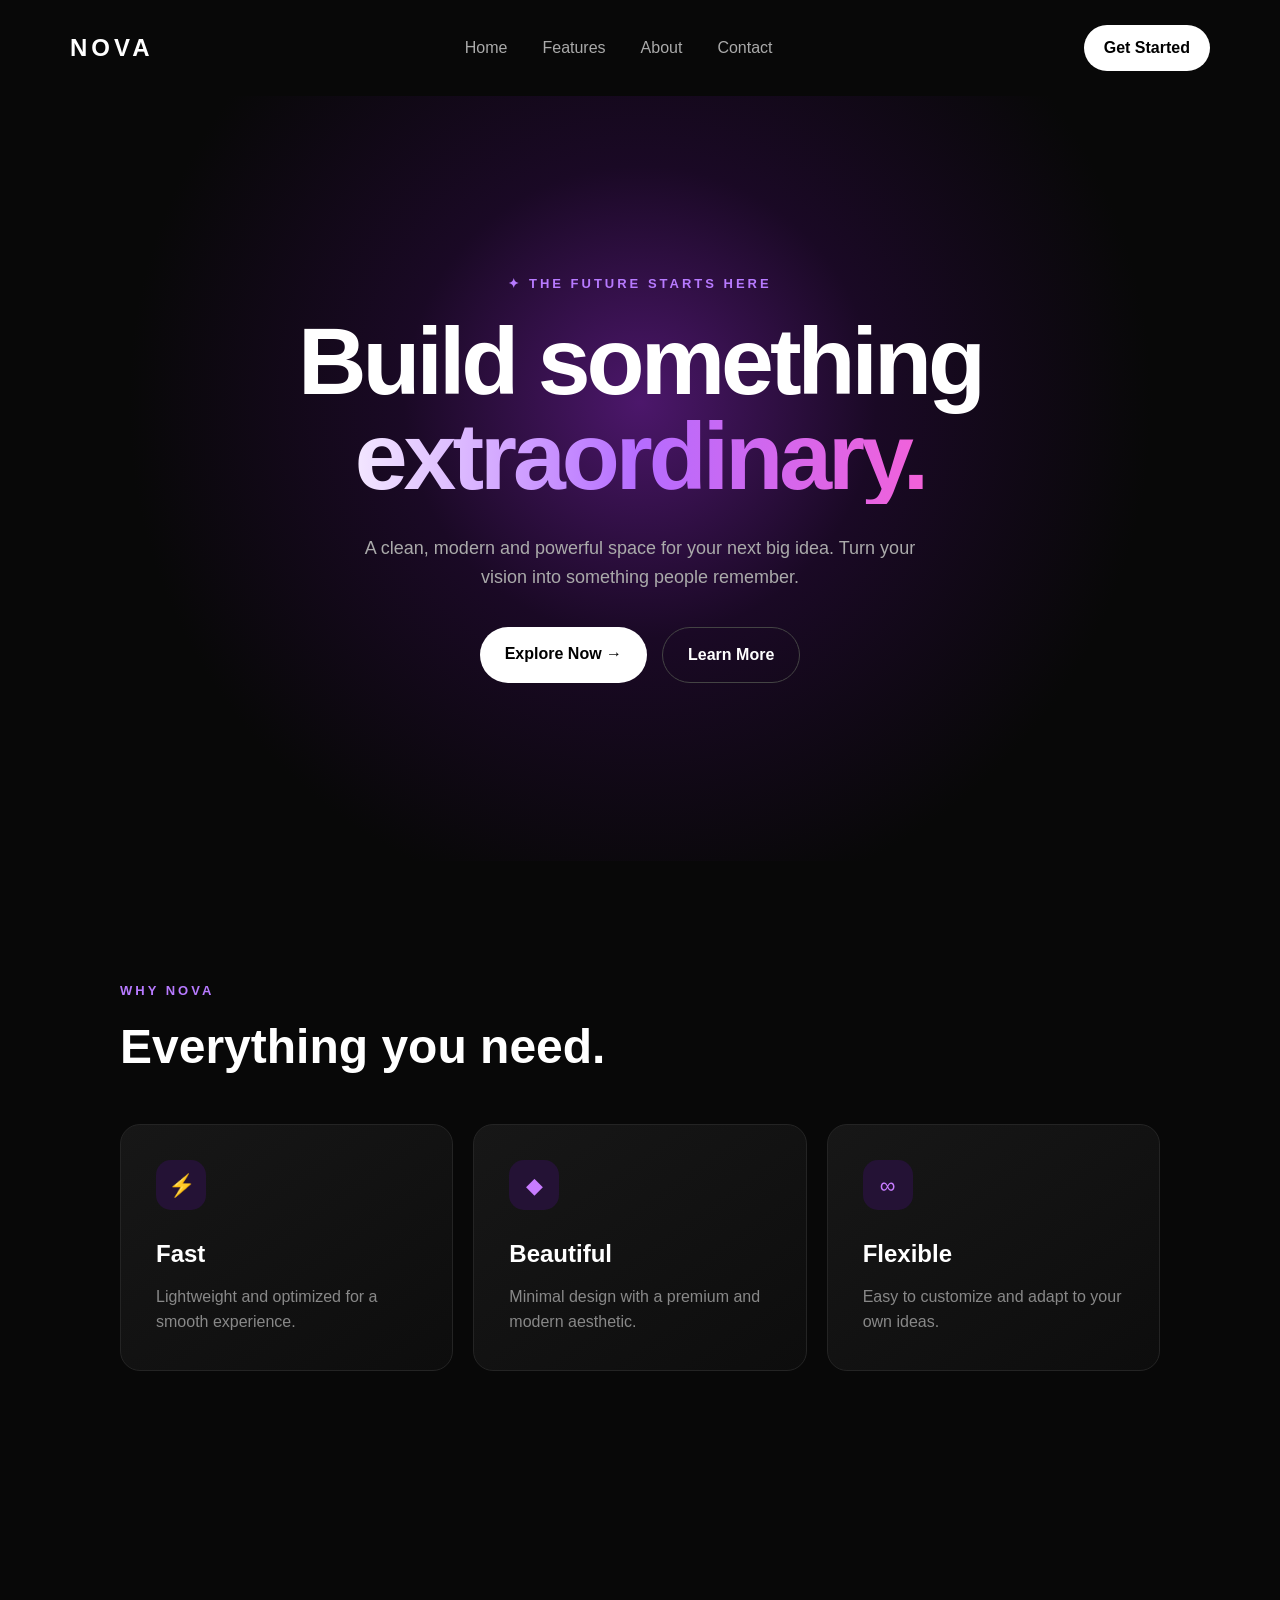
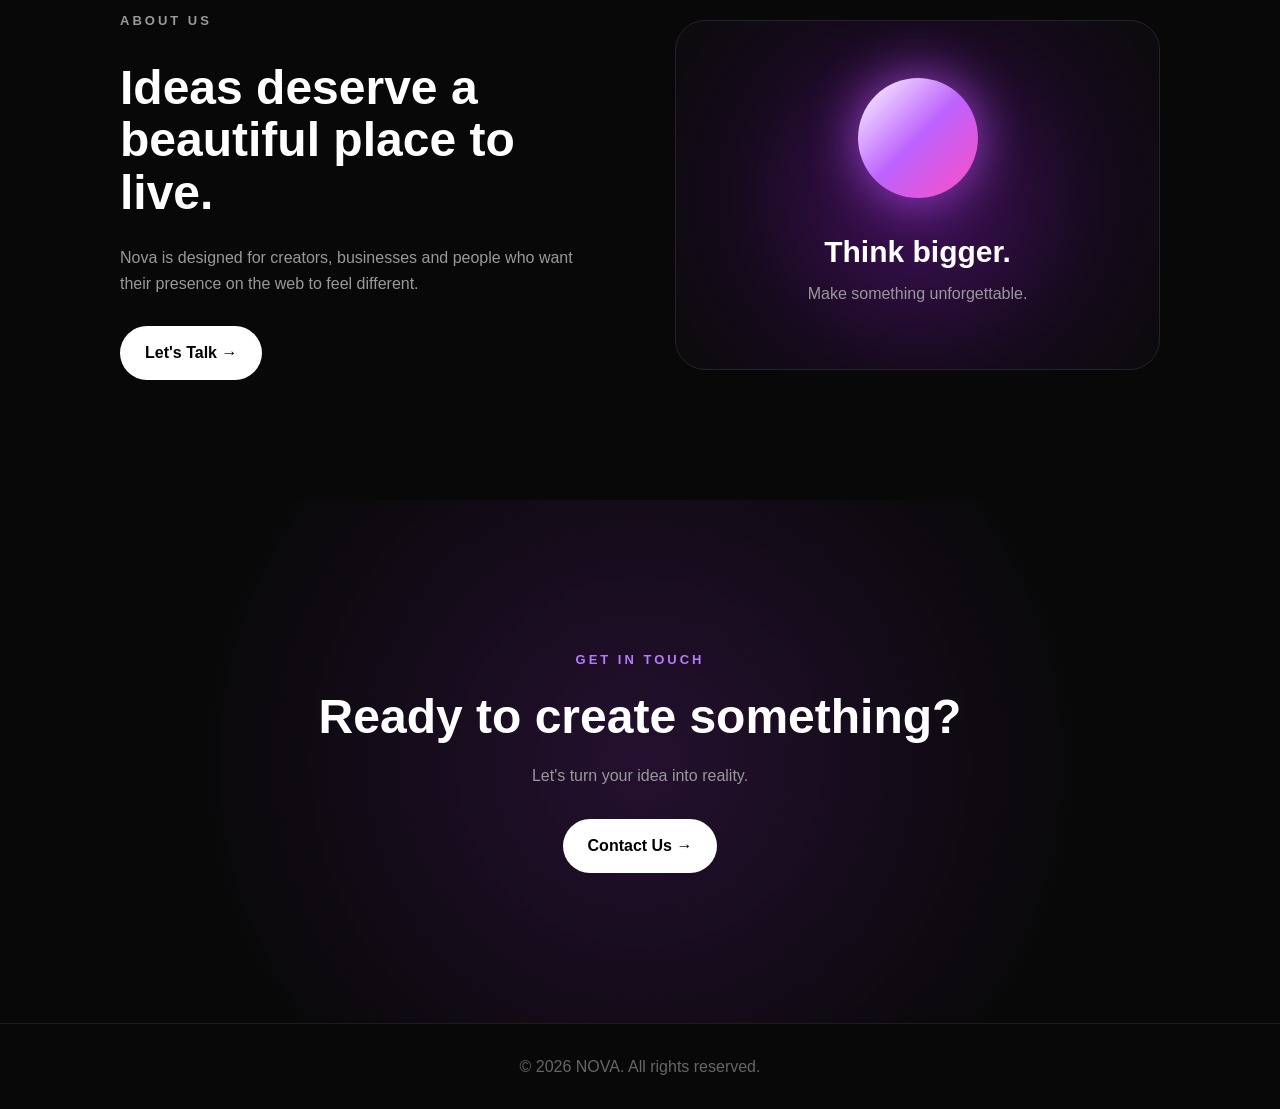
<file: docs/index.html>
<!DOCTYPE html>
<html lang="en">
<head>
    <meta charset="UTF-8">
    <meta name="viewport" content="width=device-width, initial-scale=1.0">
    <title>Nova - Modern Website</title>

    <link rel="stylesheet" href="style.css">
</head>

<body>

<header>
    <nav>
        <div class="logo">NOVA</div>

        <div class="nav-links">
            <a href="#home">Home</a>
            <a href="#features">Features</a>
            <a href="#about">About</a>
            <a href="#contact">Contact</a>
        </div>

        <a href="#contact" class="nav-button">Get Started</a>
    </nav>
</header>

<main>

    <!-- Hero Section -->
    <section class="hero" id="home">

        <div class="hero-content">
            <p class="tagline">✦ THE FUTURE STARTS HERE</p>

            <h1>
                Build something
                <span>extraordinary.</span>
            </h1>

            <p class="hero-text">
                A clean, modern and powerful space for your next big idea.
                Turn your vision into something people remember.
            </p>

            <div class="hero-buttons">
                <a href="#features" class="primary-button">
                    Explore Now →
                </a>

                <a href="#about" class="secondary-button">
                    Learn More
                </a>
            </div>
        </div>

    </section>

    <!-- Features -->
    <section class="features" id="features">

        <p class="section-label">WHY NOVA</p>

        <h2>Everything you need.</h2>

        <div class="feature-grid">

            <article class="card">
                <div class="icon">⚡</div>
                <h3>Fast</h3>
                <p>
                    Lightweight and optimized for a smooth experience.
                </p>
            </article>

            <article class="card">
                <div class="icon">◆</div>
                <h3>Beautiful</h3>
                <p>
                    Minimal design with a premium and modern aesthetic.
                </p>
            </article>

            <article class="card">
                <div class="icon">∞</div>
                <h3>Flexible</h3>
                <p>
                    Easy to customize and adapt to your own ideas.
                </p>
            </article>

        </div>

    </section>

    <!-- About -->
    <section class="about" id="about">

        <div>
            <p class="section-label">ABOUT US</p>

            <h2>Ideas deserve a beautiful place to live.</h2>

            <p>
                Nova is designed for creators, businesses and people
                who want their presence on the web to feel different.
            </p>

            <a href="#contact" class="primary-button">
                Let's Talk →
            </a>
        </div>

        <div class="about-box">
            <div class="circle"></div>
            <h3>Think bigger.</h3>
            <p>Make something unforgettable.</p>
        </div>

    </section>

    <!-- Contact -->
    <section class="contact" id="contact">

        <p class="section-label">GET IN TOUCH</p>

        <h2>Ready to create something?</h2>

        <p>
            Let's turn your idea into reality.
        </p>

        <a href="mailto:hello@example.com" class="primary-button">
            Contact Us →
        </a>

    </section>

</main>

<footer>
    <p>© 2026 NOVA. All rights reserved.</p>
</footer>

</body>
</html>
</file>
<file: docs/style.css>
/* ------------------------------
   BASIC RESET
------------------------------ */

* {
    box-sizing: border-box;
    margin: 0;
    padding: 0;
}

html {
    scroll-behavior: smooth;
}

body {
    font-family: Arial, Helvetica, sans-serif;
    background: #080808;
    color: #ffffff;
    line-height: 1.6;
}


/* ------------------------------
   HEADER
------------------------------ */

header {
    position: relative;
    background: #080808;
}

nav {
    max-width: 1200px;
    margin: auto;
    padding: 25px 30px;

    display: flex;
    align-items: center;
    justify-content: space-between;
}

.logo {
    font-size: 24px;
    font-weight: bold;
    letter-spacing: 4px;
}

.nav-links {
    display: flex;
    gap: 35px;
}

.nav-links a {
    color: #aaa;
    text-decoration: none;
    transition: 0.3s;
}

.nav-links a:hover {
    color: #ffffff;
}

.nav-button {
    color: #000;
    background: #ffffff;
    padding: 10px 20px;
    border-radius: 30px;
    text-decoration: none;
    font-weight: bold;
}


/* ------------------------------
   HERO
------------------------------ */

.hero {
    min-height: 85vh;

    display: flex;
    align-items: center;
    justify-content: center;

    text-align: center;

    padding: 100px 25px;

    background:
            radial-gradient(
                    circle at 50% 40%,
                    #4c176b 0%,
                    #1a0925 30%,
                    #080808 65%
            );
}

.hero-content {
    max-width: 850px;
}

.tagline,
.section-label {
    color: #b77aff;
    font-size: 13px;
    font-weight: bold;
    letter-spacing: 3px;
    margin-bottom: 20px;
}

.hero h1 {
    font-size: clamp(50px, 8vw, 95px);
    line-height: 1;
    letter-spacing: -4px;
    margin-bottom: 30px;
}

.hero h1 span {
    display: block;

    background: linear-gradient(
            90deg,
            #ffffff,
            #b56cff,
            #ff5fd2
    );

    -webkit-background-clip: text;
    background-clip: text;
    color: transparent;
}

.hero-text {
    max-width: 600px;
    margin: auto;

    color: #aaa;
    font-size: 18px;
}


/* ------------------------------
   BUTTONS
------------------------------ */

.hero-buttons {
    margin-top: 35px;

    display: flex;
    justify-content: center;
    gap: 15px;
}

.primary-button,
.secondary-button {
    display: inline-block;

    padding: 14px 25px;

    border-radius: 30px;

    text-decoration: none;
    font-weight: bold;

    transition: 0.3s;
}

.primary-button {
    background: #ffffff;
    color: #000000;
}

.primary-button:hover {
    transform: translateY(-3px);
    box-shadow: 0 10px 30px rgba(255, 255, 255, 0.2);
}

.secondary-button {
    border: 1px solid #444;
    color: #ffffff;
}

.secondary-button:hover {
    background: #1c1c1c;
}


/* ------------------------------
   FEATURES
------------------------------ */

.features {
    max-width: 1100px;
    margin: auto;
    padding: 120px 30px;
}

.features h2,
.about h2,
.contact h2 {
    font-size: 48px;
    line-height: 1.1;
    margin-bottom: 50px;
}

.feature-grid {
    display: grid;

    grid-template-columns:
        repeat(3, 1fr);

    gap: 20px;
}

.card {
    padding: 35px;

    background: linear-gradient(
            145deg,
            #171717,
            #0d0d0d
    );

    border: 1px solid #242424;

    border-radius: 20px;

    transition: 0.3s;
}

.card:hover {
    transform: translateY(-8px);
    border-color: #8d48c7;
}

.icon {
    width: 50px;
    height: 50px;

    display: flex;
    align-items: center;
    justify-content: center;

    margin-bottom: 25px;

    border-radius: 15px;

    background: #241235;
    color: #c77cff;

    font-size: 22px;
}

.card h3 {
    font-size: 24px;
    margin-bottom: 10px;
}

.card p {
    color: #888;
}


/* ------------------------------
   ABOUT
------------------------------ */

.about {
    max-width: 1100px;
    margin: auto;
    padding: 120px 30px;

    display: grid;
    grid-template-columns: 1fr 1fr;

    gap: 70px;

    align-items: center;
}

.about h2 {
    margin-bottom: 25px;
}

.about p {
    color: #999;
    margin-bottom: 30px;
}

.about-box {
    min-height: 350px;

    display: flex;
    flex-direction: column;
    align-items: center;
    justify-content: center;

    text-align: center;

    border-radius: 30px;

    background:
            radial-gradient(
                    circle,
                    #42105c,
                    #160a1d 60%,
                    #0b0b0b
            );

    border: 1px solid #29202f;
}

.circle {
    width: 120px;
    height: 120px;

    margin-bottom: 30px;

    border-radius: 50%;

    background: linear-gradient(
            135deg,
            #ffffff,
            #bd62ff,
            #ff4dc4
    );

    box-shadow:
            0 0 50px #9b43cc;
}

.about-box h3 {
    font-size: 30px;
}

.about-box p {
    margin: 5px 0;
}


/* ------------------------------
   CONTACT
------------------------------ */

.contact {
    text-align: center;

    padding: 150px 25px;

    background:
            radial-gradient(
                    circle at center,
                    #24102f,
                    #080808 65%
            );
}

.contact h2 {
    margin-bottom: 20px;
}

.contact p:not(.section-label) {
    color: #999;
    margin-bottom: 30px;
}


/* ------------------------------
   FOOTER
------------------------------ */

footer {
    padding: 30px;

    text-align: center;

    color: #666;

    border-top: 1px solid #1c1c1c;
}


/* ------------------------------
   MOBILE
------------------------------ */

@media (max-width: 700px) {

    nav {
        flex-direction: column;
        gap: 20px;
    }

    .nav-links {
        gap: 15px;
        flex-wrap: wrap;
        justify-content: center;
    }

    .nav-button {
        display: none;
    }

    .hero {
        min-height: 75vh;
    }

    .hero h1 {
        letter-spacing: -2px;
    }

    .hero-buttons {
        flex-direction: column;
        align-items: center;
    }

    .feature-grid {
        grid-template-columns: 1fr;
    }

    .about {
        grid-template-columns: 1fr;
    }

    .features h2,
    .about h2,
    .contact h2 {
        font-size: 38px;
    }
}
</file>
